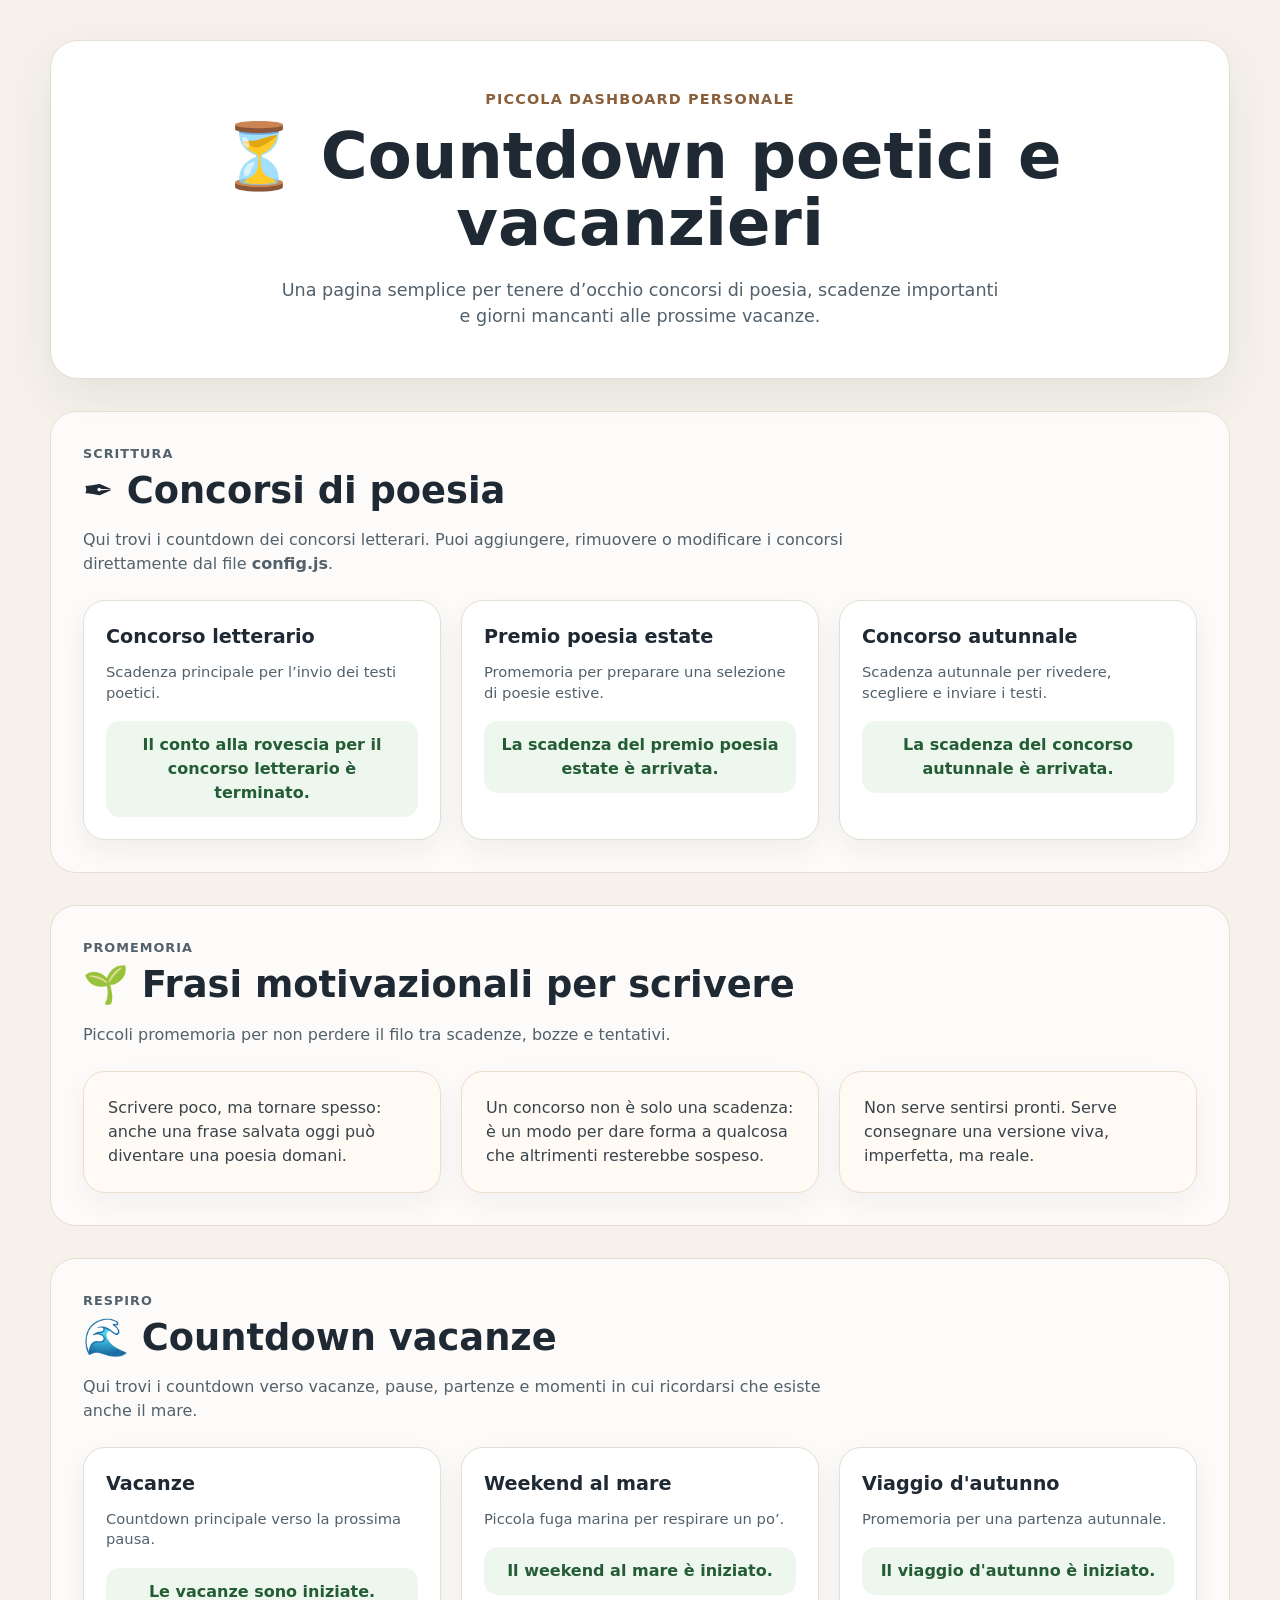
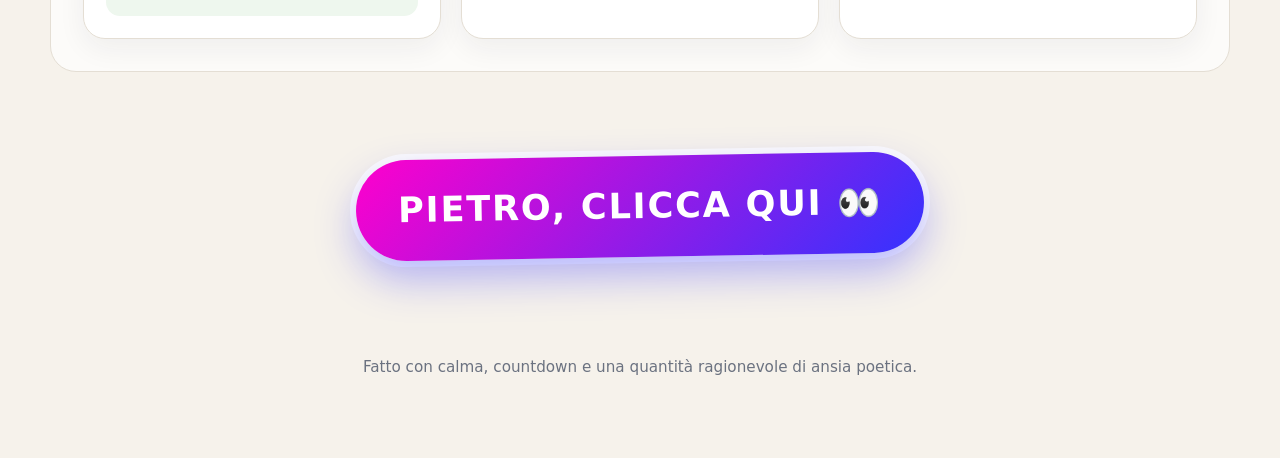
<file: index.html>
<!DOCTYPE html>
<html lang="it">
<head>
  <meta charset="UTF-8" />
  <meta name="viewport" content="width=device-width, initial-scale=1.0" />
  <title>Countdown poetici</title>
  <link rel="stylesheet" href="style.css" />
</head>

<body>
  <header class="hero-section">
    <div class="hero-card">
      <p class="hero-kicker">Piccola dashboard personale</p>

      <h1>⏳ Countdown poetici e vacanzieri</h1>

      <p class="hero-text">
        Una pagina semplice per tenere d’occhio concorsi di poesia,
        scadenze importanti e giorni mancanti alle prossime vacanze.
      </p>
    </div>
  </header>

  <main>
    <section class="page-section poetry-section" aria-labelledby="poetry-title">
      <div class="section-heading">
        <p class="section-kicker">Scrittura</p>

        <h2 id="poetry-title">✒️ Concorsi di poesia</h2>

        <p>
          Qui trovi i countdown dei concorsi letterari. Puoi aggiungere,
          rimuovere o modificare i concorsi direttamente dal file
          <strong>config.js</strong>.
        </p>
      </div>

      <!-- 
        Le card dei concorsi vengono create automaticamente da script.js
        leggendo i dati da config.js
      -->
      <div class="countdown-grid poetry-grid"></div>
    </section>

    <section class="page-section motivation-section" aria-labelledby="motivation-title">
      <div class="section-heading">
        <p class="section-kicker">Promemoria</p>

        <h2 id="motivation-title">🌱 Frasi motivazionali per scrivere</h2>

        <p>
          Piccoli promemoria per non perdere il filo tra scadenze,
          bozze e tentativi.
        </p>
      </div>

      <!-- 
        Le frasi motivazionali vengono create automaticamente da script.js
        leggendo motivationQuotes dentro config.js
      -->
      <div class="motivation-grid"></div>
    </section>

    <section class="page-section vacation-section" aria-labelledby="vacation-title">
      <div class="section-heading">
        <p class="section-kicker">Respiro</p>

        <h2 id="vacation-title">🌊 Countdown vacanze</h2>

        <p>
          Qui trovi i countdown verso vacanze, pause, partenze e momenti
          in cui ricordarsi che esiste anche il mare.
        </p>
      </div>

      <!-- 
        Le card delle vacanze vengono create automaticamente da script.js
        leggendo i dati da config.js
      -->
      <div class="countdown-grid vacation-grid"></div>
    </section>
  </main>
  <section class="surprise-section">
  <a class="surprise-button" href="pietro.html">
    Pietro, clicca qui 👀
  </a>
</section>
  <footer class="site-footer">
    <p>
      Fatto con calma, countdown e una quantità ragionevole di ansia poetica.
    </p>
  </footer>

  <script src="config.js"></script>
  <script src="script.js"></script>
</body>
</html>
</file>
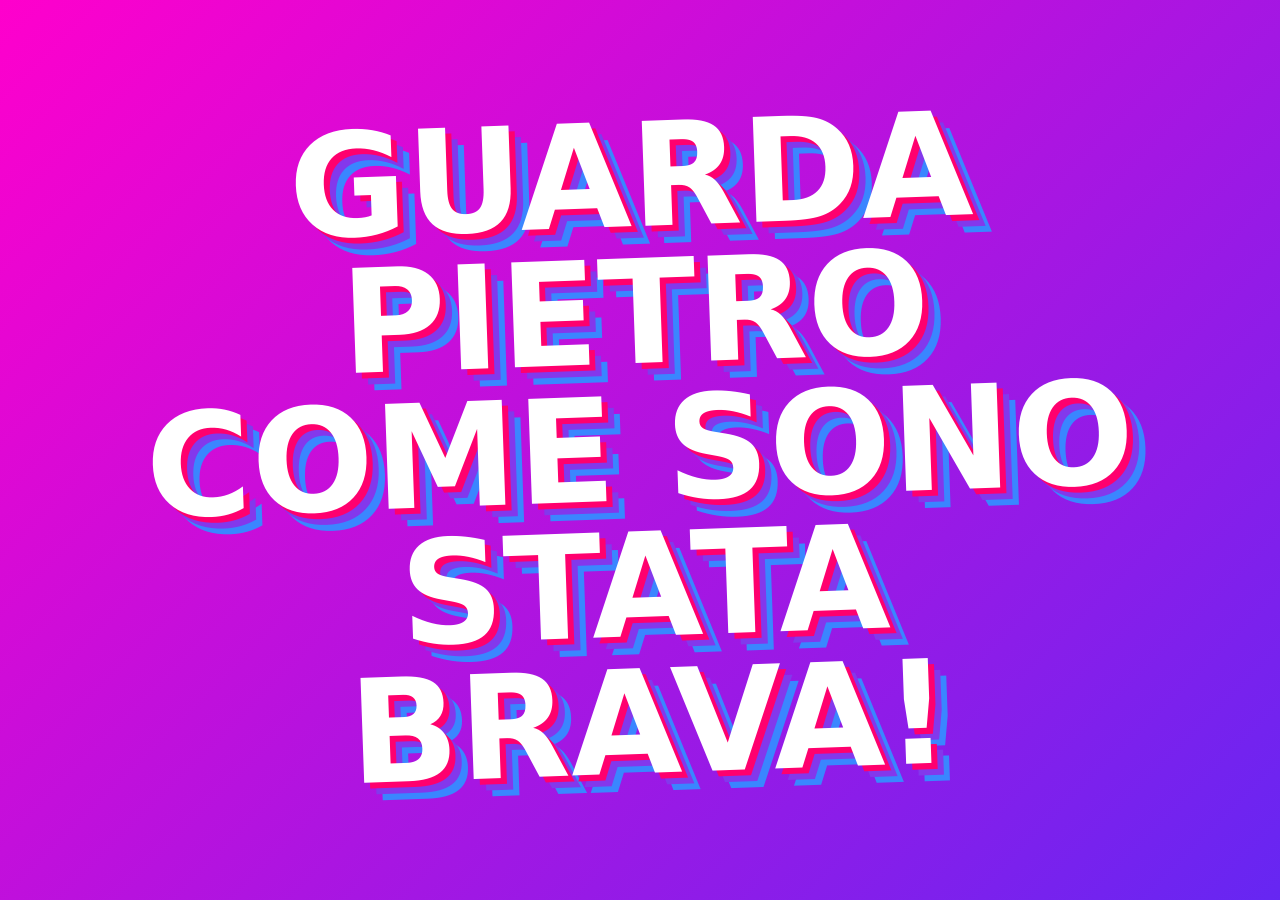
<file: pietro.html>
<!DOCTYPE html>
<html lang="it">
<head>
  <meta charset="UTF-8" />
  <meta name="viewport" content="width=device-width, initial-scale=1.0" />
  <title>Guarda Pietro!</title>

  <style>
    * {
      box-sizing: border-box;
    }

    body {
      margin: 0;
      min-height: 100vh;
      display: grid;
      place-items: center;
      padding: 24px;
      font-family: system-ui, -apple-system, BlinkMacSystemFont, "Segoe UI", sans-serif;
      background: linear-gradient(135deg, #ff00cc, #3333ff, #00ffcc, #ffff00);
      background-size: 400% 400%;
      animation: sfondoSgargiante 6s ease infinite;
      overflow: hidden;
    }

    h1 {
      margin: 0;
      max-width: 1100px;
      text-align: center;
      font-size: clamp(3.2rem, 12vw, 9rem);
      line-height: 0.95;
      text-transform: uppercase;
      color: #ffffff;
      text-shadow:
        6px 6px 0 #ff006e,
        12px 12px 0 #8338ec,
        18px 18px 0 #3a86ff;
      transform: rotate(-2deg);
    }

    @keyframes sfondoSgargiante {
      0% {
        background-position: 0% 50%;
      }

      50% {
        background-position: 100% 50%;
      }

      100% {
        background-position: 0% 50%;
      }
    }
  </style>
</head>

<body>
  <h1>Guarda Pietro come sono stata brava!</h1>
</body>
</html>
</file>
<file: style.css>
/* ================================
   BASE GENERALE
================================ */

* {
  box-sizing: border-box;
}

body {
  margin: 0;
  font-family: system-ui, -apple-system, BlinkMacSystemFont, "Segoe UI", sans-serif;
  background: #f6f2eb;
  color: #1f2933;
  line-height: 1.5;
}

main {
  width: min(1180px, calc(100% - 32px));
  margin: 0 auto;
}

/* ================================
   HERO
================================ */

.hero-section {
  width: min(1180px, calc(100% - 32px));
  margin: 40px auto 32px;
}

.hero-card {
  padding: 48px 32px;
  border-radius: 28px;
  background: #ffffff;
  border: 1px solid #e4ded4;
  box-shadow: 0 18px 50px rgba(31, 41, 51, 0.08);
  text-align: center;
}

.hero-kicker {
  margin: 0 0 12px;
  font-size: 0.9rem;
  text-transform: uppercase;
  letter-spacing: 0.08em;
  color: #8a5f3c;
  font-weight: 700;
}

.hero-card h1 {
  margin: 0;
  font-size: clamp(2rem, 5vw, 4rem);
  line-height: 1.05;
}

.hero-text {
  max-width: 720px;
  margin: 20px auto 0;
  font-size: 1.1rem;
  color: #52616b;
}

/* ================================
   SEZIONI
================================ */

.page-section {
  margin: 32px 0;
  padding: 32px;
  border-radius: 26px;
  background: rgba(255, 255, 255, 0.72);
  border: 1px solid #e4ded4;
  overflow: hidden;
}

.section-heading {
  max-width: 760px;
  margin-bottom: 24px;
}

.section-kicker {
  margin: 0 0 8px;
  font-size: 0.8rem;
  text-transform: uppercase;
  letter-spacing: 0.08em;
  color: #8a5f3c;
  font-weight: 700;
}

.section-heading h2 {
  margin: 0 0 10px;
  font-size: clamp(1.6rem, 3vw, 2.3rem);
}

.section-heading p {
  margin: 0;
  color: #52616b;
}

/* ================================
   GRIGLIE
================================ */

.countdown-grid,
.motivation-grid {
  display: grid;
  grid-template-columns: repeat(3, minmax(0, 1fr));
  gap: 20px;
  width: 100%;
}

/* ================================
   CARD COUNTDOWN
================================ */

.countdown-card {
  min-width: 0;
  padding: 22px;
  border-radius: 22px;
  background: #ffffff;
  border: 1px solid #e4ded4;
  box-shadow: 0 10px 28px rgba(31, 41, 51, 0.06);
}

.countdown-card h3 {
  margin: 0 0 18px;
  font-size: 1.2rem;
  overflow-wrap: break-word;
}

.countdown-description {
  margin: -8px 0 18px;
  font-size: 0.92rem;
  color: #52616b;
  line-height: 1.4;
}

/* ================================
   NUMERI COUNTDOWN
================================ */

.countdown-timer {
  display: grid;
  grid-template-columns: repeat(2, minmax(0, 1fr));
  gap: 10px;
}

.countdown-timer div {
  min-width: 0;
  padding: 14px 8px;
  border-radius: 16px;
  background: #f8f3ec;
  border: 1px solid #eadfce;
  text-align: center;
}

.countdown-number {
  display: block;
  font-size: clamp(1.45rem, 2.5vw, 1.9rem);
  font-weight: 800;
  line-height: 1;
  color: #1f2933;
}

.countdown-label {
  display: block;
  margin-top: 7px;
  font-size: 0.78rem;
  color: #6b7280;
  overflow-wrap: break-word;
}

.countdown-message {
  display: none;
  margin: 18px 0 0;
  padding: 12px 14px;
  border-radius: 14px;
  background: #eef7ee;
  color: #245c35;
  font-weight: 700;
  text-align: center;
}

.countdown-message.is-visible {
  display: block;
}

/* ================================
   FRASI MOTIVAZIONALI
================================ */

.motivation-card {
  min-width: 0;
  padding: 24px;
  border-radius: 22px;
  background: #fffaf3;
  border: 1px solid #eadfce;
  box-shadow: 0 10px 28px rgba(31, 41, 51, 0.05);
}

.motivation-card p {
  margin: 0;
  font-size: 1rem;
  color: #38444d;
  overflow-wrap: break-word;
}

/* ================================
   BOTTONE SORPRESA PIETRO
================================ */

.surprise-section {
  width: min(1180px, calc(100% - 32px));
  margin: 56px auto 28px;
  padding: 28px 20px;
  text-align: center;
}

/* 
   Questa tripla regola serve per sicurezza:
   - .surprise-button funziona se il link ha la classe corretta
   - .surprise-section a funziona se il link è dentro la sezione
   - a[href="pietro.html"] funziona anche se il link è scritto come link normale
*/

.surprise-button,
.surprise-section a,
a[href="pietro.html"] {
  display: inline-block;
  padding: 24px 42px;
  border-radius: 999px;
  background: linear-gradient(135deg, #ff00cc, #3333ff, #00ffcc, #ffff00);
  background-size: 300% 300%;
  color: #ffffff;
  font-size: clamp(1.3rem, 3vw, 2.2rem);
  font-weight: 900;
  text-decoration: none;
  text-transform: uppercase;
  letter-spacing: 0.05em;
  box-shadow:
    0 18px 40px rgba(51, 51, 255, 0.35),
    0 0 0 6px rgba(255, 255, 255, 0.8);
  transform: rotate(-1deg);
  transition:
    transform 0.18s ease,
    box-shadow 0.18s ease,
    filter 0.18s ease;
  animation: surpriseGradient 4s ease infinite;
}

.surprise-button:hover,
.surprise-section a:hover,
a[href="pietro.html"]:hover {
  transform: rotate(1deg) scale(1.06);
  box-shadow:
    0 26px 60px rgba(255, 0, 204, 0.45),
    0 0 0 8px rgba(255, 255, 255, 0.9);
  filter: brightness(1.08);
}

.surprise-button:active,
.surprise-section a:active,
a[href="pietro.html"]:active {
  transform: scale(0.98);
}

@keyframes surpriseGradient {
  0% {
    background-position: 0% 50%;
  }

  50% {
    background-position: 100% 50%;
  }

  100% {
    background-position: 0% 50%;
  }
}

/* ================================
   FOOTER
================================ */

.site-footer {
  width: min(1180px, calc(100% - 32px));
  margin: 32px auto 40px;
  padding: 24px;
  text-align: center;
  color: #6b7280;
  font-size: 0.95rem;
}

/* ================================
   RESPONSIVE
================================ */

@media (max-width: 820px) {
  .countdown-grid,
  .motivation-grid {
    grid-template-columns: repeat(2, minmax(0, 1fr));
  }
}

@media (max-width: 580px) {
  main {
    width: min(100% - 24px, 1180px);
  }

  .hero-section {
    width: min(100% - 24px, 1180px);
    margin-top: 20px;
  }

  .hero-card {
    padding: 36px 22px;
    border-radius: 22px;
  }

  .page-section {
    padding: 24px 18px;
  }

  .countdown-grid,
  .motivation-grid {
    grid-template-columns: 1fr;
  }

  .countdown-card,
  .motivation-card {
    padding: 20px;
  }

  .surprise-section {
    width: min(100% - 24px, 1180px);
    margin: 40px auto 20px;
    padding: 20px 0;
  }

  .surprise-button,
  .surprise-section a,
  a[href="pietro.html"] {
    width: 100%;
    padding: 22px 20px;
  }

  .site-footer {
    width: min(100% - 24px, 1180px);
  }
}
</file>
